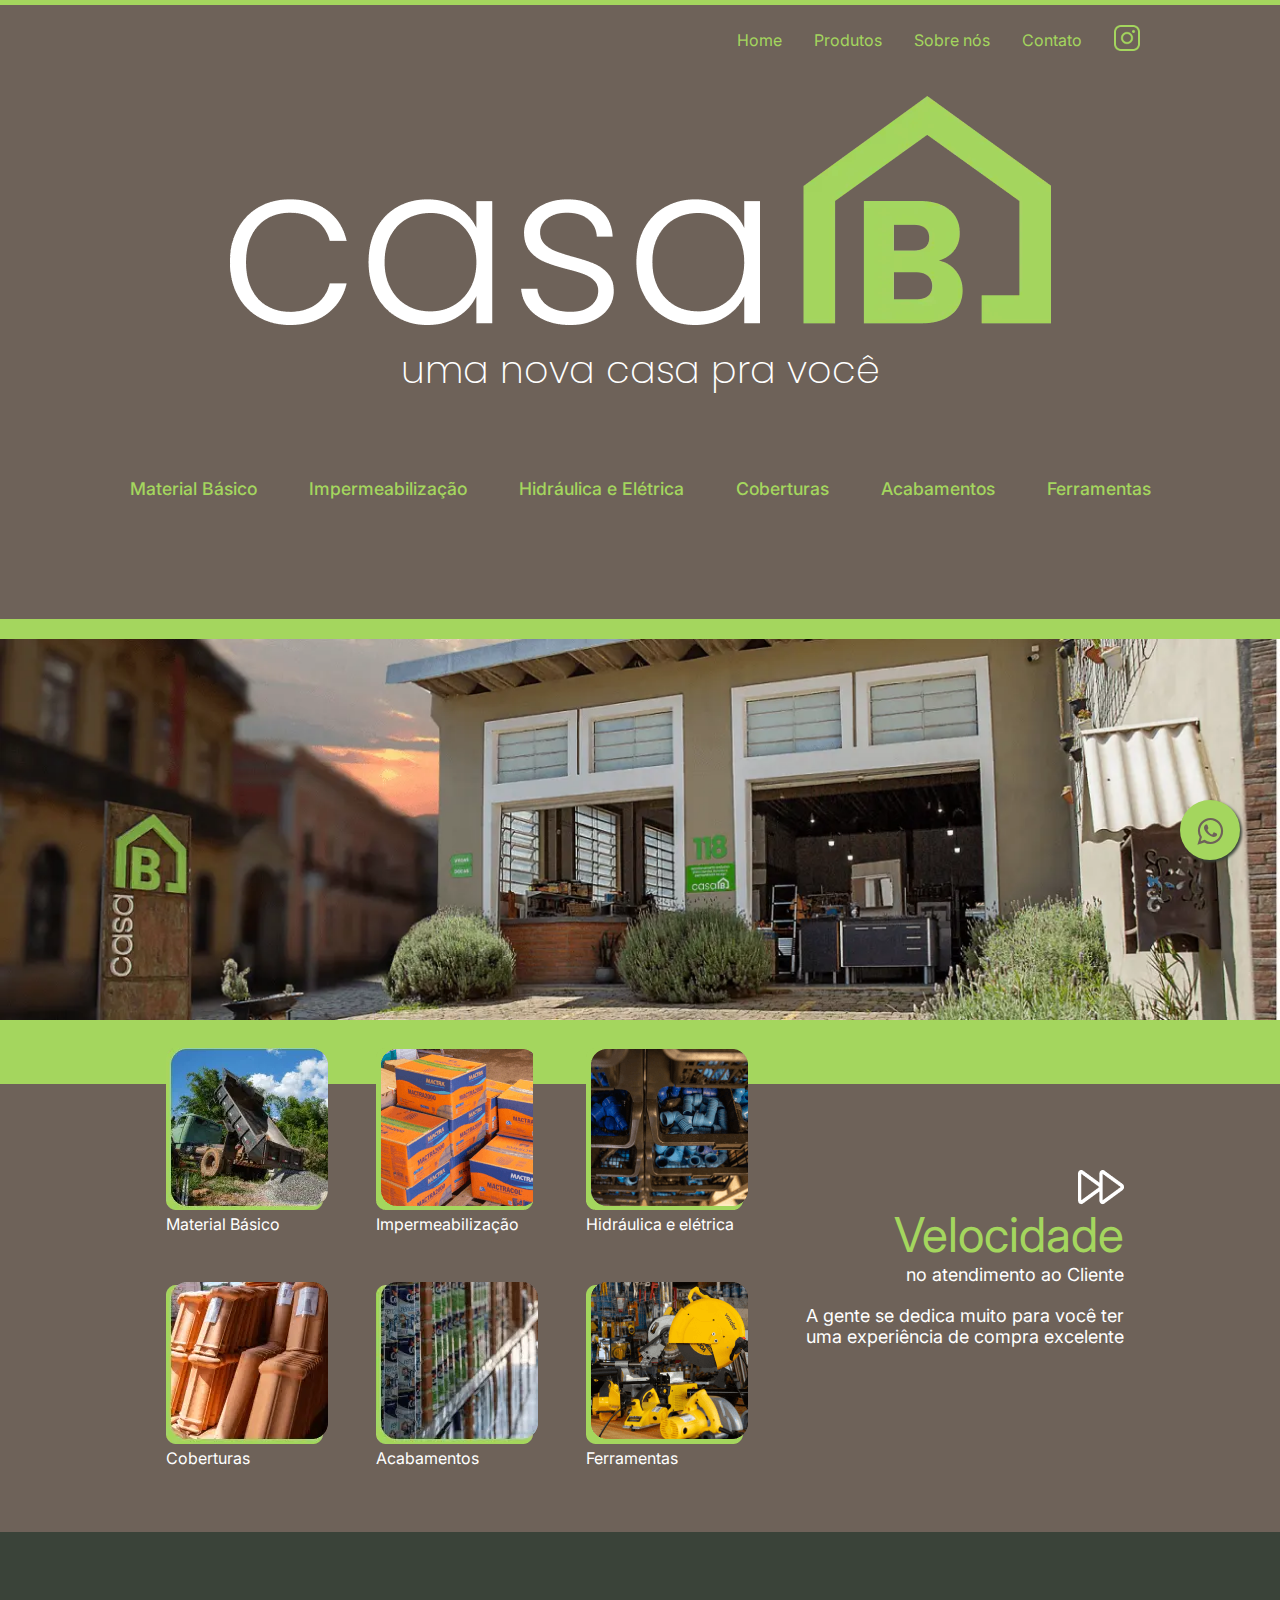
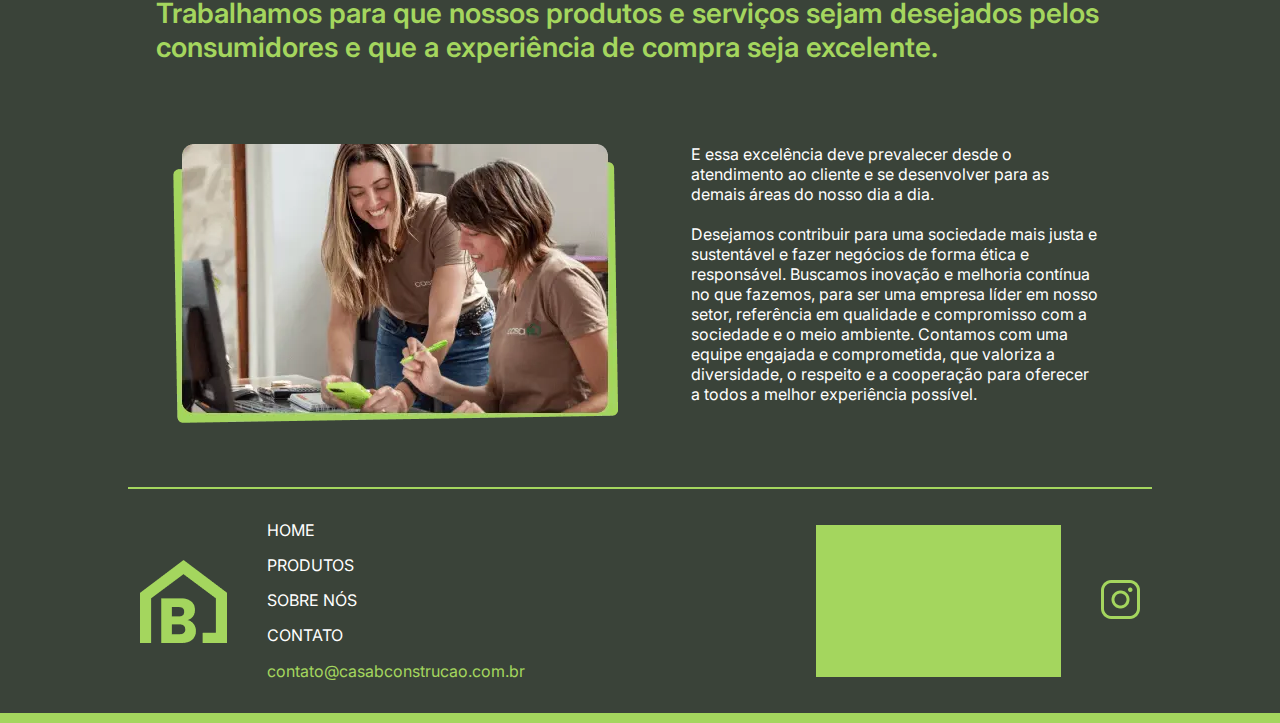
<file: index.html>
<!DOCTYPE html>
<html lang="pt-BR">
  <head>
    <meta charset="UTF-8" />
    <meta http-equiv="X-UA-Compatible" content="IE=edge" />
    <meta name="viewport" content="width=device-width, initial-scale=1.0" />
    <!-- FONTS -->
    <link rel="preconnect" href="https://fonts.googleapis.com" />
    <link rel="preconnect" href="https://fonts.gstatic.com" crossorigin />
    <link
      rel="stylesheet"
      href="https://fonts.googleapis.com/css2?family=Inter:wght@400;500;600&family=Poppins:wght@200;300&display=swap"
    />
    <!-- TITLE -->
    <title>Casa B | Materiais para Construção</title>

    <!-- DETALHES DA PÁGINA -->
    <link rel="shortcut icon" href="img/icon.webp" type="image/x-icon" />
    <meta
      name="description"
      content="Velocidade no atendimento ao cliente. A gente se dedica muito para você ter uma experiência de compra excelente."
    />
    <meta
      name="keywords"
      content="Casa B, Construção, Materiais, Casa, Entrega, Piracaia"
    />
    <meta name="robots" content="index, follow" />
    <meta name="author" content="Micael Miranda" />

    <meta property="og:title" content="Casa B | Materiais para Construção" />
    <meta property="og:type" content="company" />
    <meta
      property="og:description"
      content="Velocidade no atendimento ao cliente. A gente se dedica muito para você ter uma experiência de compra excelente."
    />
    <meta
      property="og:image"
      content="https://casabconstrucao.com.br/img/logo.svg"
    />
    <meta property="og:url" content="https://casabconstrucao.com.br/" />
    <meta property="og:site_name" content="Casa B Construção" />

    <!-- LINKS PARA OUTROS ARQUIVOS -->
    <!-- CSS -->
    <link rel="stylesheet" href="./css/styles.css" />
    <link rel="stylesheet" href="./css/header.css" />
    <link rel="stylesheet" href="./css/footer.css" />
    <link rel="stylesheet" href="./css/whats.css" />
    <!-- JS -->
    <script defer src="./js/includes.js"></script>
    <script defer src="./js/menu.js"></script>
  </head>
  <body>
    <div id="whats"></div>
    <header>
      <div class="linha-header"></div>
      <nav class="navbar">
        <div class="logo">
          <a href="/" class="hide-lg"
            ><img src="img/icon.webp" alt="Icone"
          /></a>
        </div>
        <input id="hamburger" type="checkbox" unchecked style="display: none" />
        <label for="hamburger">
          <div class="hamburger active"></div>
        </label>
        <div class="menu">
          <div><a href="/">Home</a></div>
          <div><a href="produtos.html">Produtos</a></div>
          <div><a href="sobre.html">Sobre nós</a></div>
          <div><a href="contato.html">Contato</a></div>
          <div>
            <a href="https://www.instagram.com/casabconstrucao/" target="_blank"
              ><img src="img/instagram.webp" width="26" alt="Instagram"
            /></a>
          </div>
        </div>
      </nav>
    </header>
    <main>
      <section class="hero">
        <img src="img/logo-big.webp" alt="Logo da Casa B Construções" />
        <h1>uma nova casa pra você</h1>
        <div class="categories">
          <p>Material Básico</p>
          <p>Impermeabilização</p>
          <p>Hidráulica e Elétrica</p>
          <p>Coberturas</p>
          <p>Acabamentos</p>
          <p>Ferramentas</p>
        </div>
      </section>
      <section class="store">
        <picture>
          <source srcset="img/store-front-sm.webp" media="(max-width: 768px)" />
          <img
            src="img/store-front.webp"
            alt="Foto da Fachada da Loja, mostrando a placa com o logo e o interior da loja."
          />
        </picture>
      </section>
      <section class="services container">
        <div class="category-cards">
          <div class="card">
            <img
              src="img/material-basico.webp"
              alt="Material básico, caminhão de pedras"
            />
            <p>Material Básico</p>
          </div>
          <div class="card">
            <img
              src="img/impermeabilizacao.webp"
              alt="Produtos para Impermeabilização"
            />
            <p>Impermeabilização</p>
          </div>
          <div class="card">
            <img
              src="img/hidraulica-eletrica.webp"
              alt="Peças de Hidráulica e Elétrica"
            />
            <p>Hidráulica e elétrica</p>
          </div>
          <div class="card">
            <img src="img/coberturas.webp" alt="Telhas e Coberturas" />
            <p>Coberturas</p>
          </div>
          <div class="card">
            <img src="img/acabamentos.webp" alt="Tintas e Azulejos" />
            <p>Acabamentos</p>
          </div>
          <div class="card">
            <img src="img/ferramentas.webp" alt="Ferramentas de Contrução" />
            <p>Ferramentas</p>
          </div>
        </div>
        <div class="benefits">
          <img src="img/speed.webp" alt="Ícone de Velocidade" />
          <h2>Velocidade</h2>
          <p>no atendimento ao Cliente</p>
          <br />
          <p>
            A gente se dedica muito para você ter uma experiência de compra
            excelente
          </p>
        </div>
      </section>
      <section class="aditional-information">
        <h3 class="container">
          Trabalhamos para que nossos produtos e serviços sejam desejados pelos
          consumidores e que a experiência de compra seja excelente.
        </h3>
        <div class="container texts">
          <img src="img/irmas.webp" alt="Irmãs proprietárias da loja" />
          <div>
            <p>
              E essa excelência deve prevalecer desde o atendimento ao cliente e
              se desenvolver para as demais áreas do nosso dia a dia.
              <br /><br />
              Desejamos contribuir para uma sociedade mais justa e sustentável e
              fazer negócios de forma ética e responsável. Buscamos inovação e
              melhoria contínua no que fazemos, para ser uma empresa líder em
              nosso setor, referência em qualidade e compromisso com a sociedade
              e o meio ambiente. Contamos com uma equipe engajada e
              comprometida, que valoriza a diversidade, o respeito e a
              cooperação para oferecer a todos a melhor experiência possível.
            </p>
          </div>
        </div>
        <div class="divider"></div>
      </section>
    </main>
    <footer id="footer"></footer>
  </body>
</html>
</file>
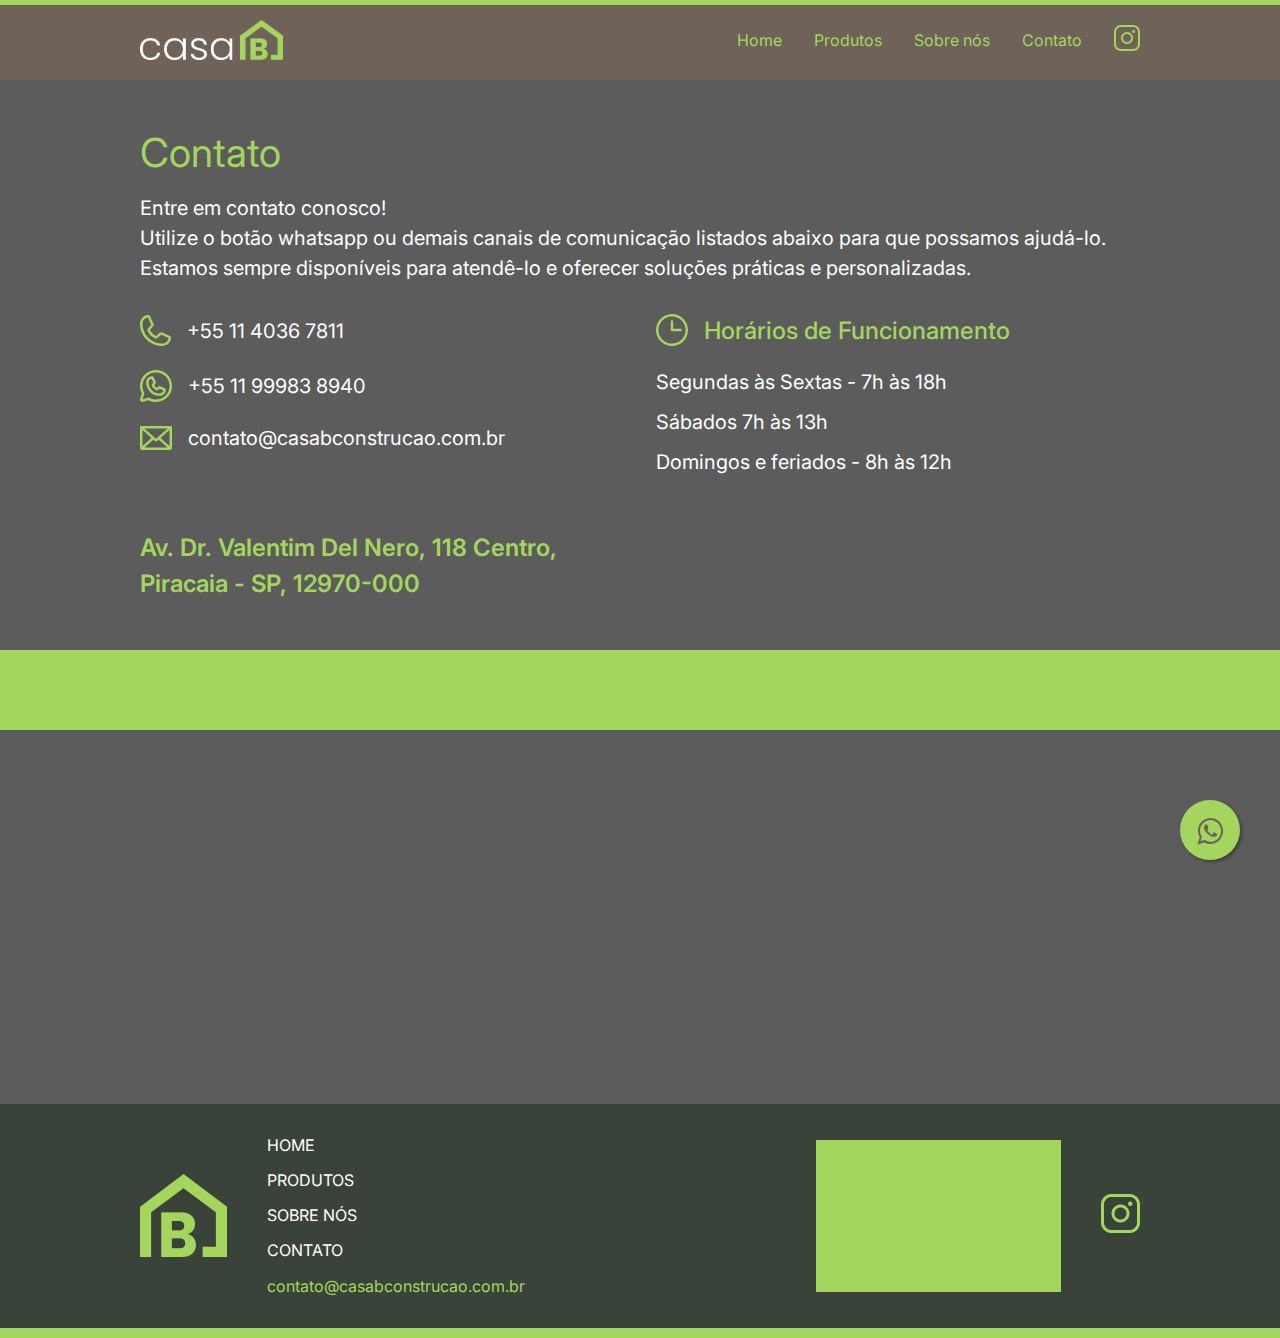
<file: contato.html>
<!DOCTYPE html>
<html lang="pt-BR">
  <head>
    <meta charset="UTF-8" />
    <meta http-equiv="X-UA-Compatible" content="IE=edge" />
    <meta name="viewport" content="width=device-width, initial-scale=1.0" />
    <title>Contato - Casa B | Materiais para Construção</title>

    <!-- DETALHES DA PÁGINA -->
    <link rel="shortcut icon" href="img/icon.webp" type="image/x-icon" />
    <meta
      name="description"
      content="Casa B Construção, Velocidade no atendimento ao cliente. A gente se dedica muito para você ter uma experiência de compra excelente."
    />
    <meta
      name="keywords"
      content="Casa B, Construção, Materiais, Casa, Entrega, Piracaia"
    />
    <meta name="robots" content="index, follow" />
    <meta name="author" content="Micael Miranda" />

    <!-- LINKS PARA OUTROS ARQUIVOS -->
    <!-- CSS -->
    <link rel="stylesheet" href="./css/contato.css" />
    <link rel="stylesheet" href="./css/header.css" />
    <link rel="stylesheet" href="./css/footer.css" />
    <link rel="stylesheet" href="./css/whats.css" />
    <!-- JS  -->
    <script defer src="./js/includes.js"></script>
    <script defer src="./js/menu.js"></script>
  </head>
  <body>
    <div id="whats"></div>
    <header id="header">
      <div class="linha-header"></div>
      <nav class="navbar">
        <div class="logo">
          <a href="/" class="hide-lg" aria-label="Ir para home"
            ><img src="img/icon.webp" alt="Icone"
          /></a>
          <a href="/">
            <img
              src="img/logo-big.webp"
              alt="Logo Casa B - ir para Home"
              class="hide-sm"
            />
          </a>
        </div>
        <input id="hamburger" type="checkbox" unchecked style="display: none" />
        <label for="hamburger">
          <div class="hamburger active"></div>
        </label>
        <div class="menu">
          <div><a href="/">Home</a></div>
          <div><a href="produtos.html">Produtos</a></div>
          <div><a href="sobre.html">Sobre nós</a></div>
          <div><a href="contato.html">Contato</a></div>
          <div>
            <a href="https://www.instagram.com/casabconstrucao/" target="_blank"
              ><img src="img/instagram.webp" width="26" alt="Instagram"
            /></a>
          </div>
        </div>
      </nav>
    </header>
    <main>
      <div class="container">
        <h1>Contato</h1>
        <p>
          Entre em contato conosco! <br />
          Utilize o botão whatsapp ou demais canais de comunicação listados
          abaixo para que possamos ajudá-lo. <br />
          Estamos sempre disponíveis para atendê-lo e oferecer soluções práticas
          e personalizadas.
        </p>
        <div class="contact">
          <div class="info">
            <a href="tel:551140367811">
              <img src="img/phone.svg" alt="Telefone" />
              +55 11 4036 7811
            </a>
            <a href="tel:5511999838940">
              <img src="img/whats.svg" alt="WhatsApp" />
              +55 11 99983 8940
            </a>
            <a href="mailto:contato@casabconstrucao.com.br">
              <img src="img/mail.svg" alt="E-mail" />
              contato@casabconstrucao.com.br
            </a>
          </div>
          <div class="opening-hours">
            <h2>
              <img src="img/clock.svg" alt="Relógio" />
              Horários de Funcionamento
            </h2>
            <p>
              Segundas às Sextas - 7h às 18h <br />
              Sábados 7h às 13h <br />
              Domingos e feriados - 8h às 12h
            </p>
          </div>
        </div>
        <address>
          Av. Dr. Valentim Del Nero, 118 Centro, <br />
          Piracaia - SP, 12970-000
        </address>
      </div>
      <iframe
        title="Mapa com a localização da loja"
        src="https://www.google.com/maps/embed?pb=!1m18!1m12!1m3!1d3671.1227158953784!2d-46.35326998503168!3d-23.05596218493614!2m3!1f0!2f0!3f0!3m2!1i1024!2i768!4f13.1!3m3!1m2!1s0x94cea33a268e0f33%3A0x6ba187b239a94b4f!2zQ2FzYUIgQ29uc3RydcOnw6Nv!5e0!3m2!1spt-BR!2sbr!4v1681130536382!5m2!1spt-BR!2sbr"
        width="100%"
        height="450"
        allowfullscreen=""
        loading="lazy"
        referrerpolicy="no-referrer-when-downgrade"
      ></iframe>
    </main>
    <footer id="footer"></footer>
  </body>
</html>
</file>
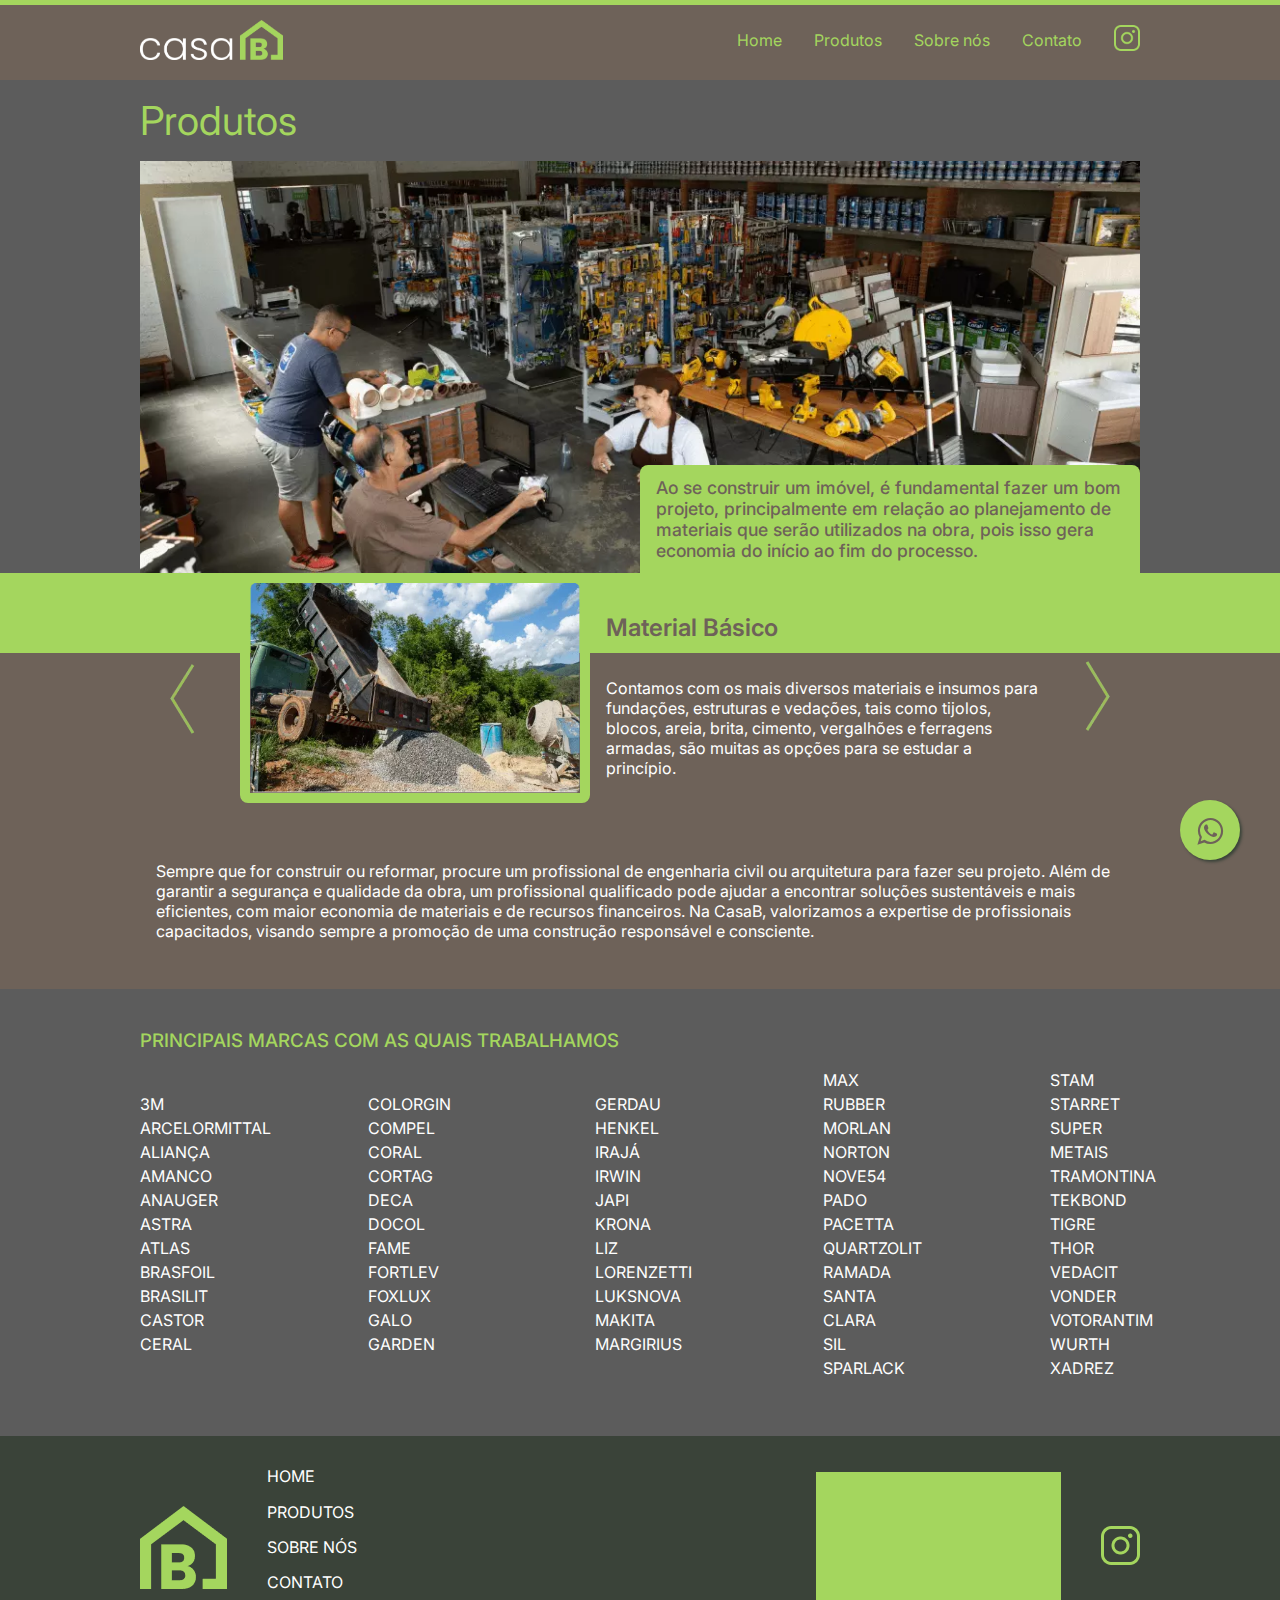
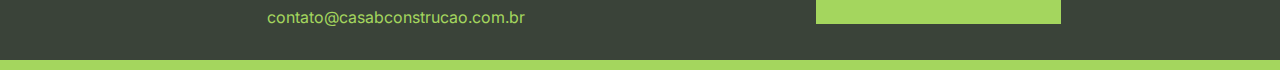
<file: produtos.html>
<!DOCTYPE html>
<html lang="pt-BR">
  <head>
    <meta charset="UTF-8" />
    <meta http-equiv="X-UA-Compatible" content="IE=edge" />
    <meta name="viewport" content="width=device-width, initial-scale=1.0" />
    <title>Produtos - Casa B | Materiais para Construção</title>

    <!-- DETALHES DA PÁGINA -->
    <link rel="shortcut icon" href="img/icon.webp" type="image/x-icon" />
    <meta
      name="description"
      content="Casa B Construção, Velocidade no atendimento ao cliente. A gente se dedica muito para você ter uma experiência de compra excelente."
    />
    <meta
      name="keywords"
      content="Casa B, Construção, Materiais, Casa, Entrega, Piracaia"
    />
    <meta name="robots" content="index, follow" />
    <meta name="author" content="Micael Miranda" />

    <!-- LINKS PARA OUTROS ARQUIVOS -->
    <!-- CSS -->
    <link rel="stylesheet" href="./css/produtos.css" />
    <link rel="stylesheet" href="./css/header.css" />
    <link rel="stylesheet" href="./css/footer.css" />
    <link rel="stylesheet" href="./css/whats.css" />
    <!-- JS  -->
    <script defer src="./js/includes.js"></script>
    <script defer src="./js/slider-render.js"></script>
    <script
      defer
      src="https://cdnjs.cloudflare.com/ajax/libs/jquery/2.1.3/jquery.min.js"
    ></script>
    <script defer src="./js/carousel.js"></script>
    <script defer src="./js/menu.js"></script>
  </head>
  <body>
    <div id="whats"></div>
    <header id="header">
      <div class="linha-header"></div>
      <nav class="navbar">
        <div class="logo">
          <a href="/" class="hide-lg" aria-label="Ir para home"
            ><img src="img/icon.webp" alt="Icone"
          /></a>
          <a href="/">
            <img
              src="img/logo-big.webp"
              alt="Logo Casa B - ir para Home"
              class="hide-sm"
            />
          </a>
        </div>
        <input id="hamburger" type="checkbox" unchecked style="display: none" />
        <label for="hamburger">
          <div class="hamburger active"></div>
        </label>
        <div class="menu">
          <div><a href="/">Home</a></div>
          <div><a href="produtos.html">Produtos</a></div>
          <div><a href="sobre.html">Sobre nós</a></div>
          <div><a href="contato.html">Contato</a></div>
          <div>
            <a href="https://www.instagram.com/casabconstrucao/" target="_blank"
              ><img src="img/instagram.webp" width="26" alt="Instagram"
            /></a>
          </div>
        </div>
      </nav>
    </header>
    <main>
      <section class="hero">
        <div class="container">
          <h1>Produtos</h1>
          <img
            src="img/products-hero.webp"
            alt="Foto da loja, mostrando as prateleiras com materiais e funcionários trabalhando"
          />
          <p>
            Ao se construir um imóvel, é fundamental fazer um bom projeto,
            principalmente em relação ao planejamento de materiais que serão
            utilizados na obra, pois isso gera economia do início ao fim do
            processo.
          </p>
        </div>
      </section>
      <section class="carousel">
        <div class="line"></div>
        <!-- CARROSSEL -->
        <div class="container" id="slider">
          <button class="control_next">
            <img src="img/arrow.webp" alt="Seta de voltar" />
          </button>
          <button class="control_prev">
            <img src="img/arrow.webp" alt="Seta de voltar" />
          </button>
          <ul class="carousel-big"></ul>
        </div>
      </section>
      <section class="mobile-slider">
        <div class="card-slider"></div>
      </section>
      <section class="products-text container">
        <p>
          Sempre que for construir ou reformar, procure um profissional de
          engenharia civil ou arquitetura para fazer seu projeto. Além de
          garantir a segurança e qualidade da obra, um profissional qualificado
          pode ajudar a encontrar soluções sustentáveis e mais eficientes, com
          maior economia de materiais e de recursos financeiros. Na CasaB,
          valorizamos a expertise de profissionais capacitados, visando sempre a
          promoção de uma construção responsável e consciente.
        </p>
      </section>
      <section class="brands">
        <div class="container">
          <h3>PRINCIPAIS MARCAS COM AS QUAIS TRABALHAMOS</h3>
          <ul>
            <div>
              <li>3M</li>
              <li>ARCELORMITTAL</li>
              <li>ALIANÇA</li>
              <li>AMANCO</li>
              <li>ANAUGER</li>
              <li>ASTRA</li>
              <li>ATLAS</li>
              <li>BRASFOIL</li>
              <li>BRASILIT</li>
              <li>CASTOR</li>
              <li>CERAL</li>
            </div>
            <div>
              <li>COLORGIN</li>
              <li>COMPEL</li>
              <li>CORAL</li>
              <li>CORTAG</li>
              <li>DECA</li>
              <li>DOCOL</li>
              <li>FAME</li>
              <li>FORTLEV</li>
              <li>FOXLUX</li>
              <li>GALO</li>
              <li>GARDEN</li>
            </div>
            <div>
              <li>GERDAU</li>
              <li>HENKEL</li>
              <li>IRAJÁ</li>
              <li>IRWIN</li>
              <li>JAPI</li>
              <li>KRONA</li>
              <li>LIZ</li>
              <li>LORENZETTI</li>
              <li>LUKSNOVA</li>
              <li>MAKITA</li>
              <li>MARGIRIUS</li>
            </div>
            <div>
              <li>MAX RUBBER</li>
              <li>MORLAN</li>
              <li>NORTON</li>
              <li>NOVE54</li>
              <li>PADO</li>
              <li>PACETTA</li>
              <li>QUARTZOLIT</li>
              <li>RAMADA</li>
              <li>SANTA CLARA</li>
              <li>SIL</li>
              <li>SPARLACK</li>
            </div>
            <div>
              <li>STAM</li>
              <li>STARRET</li>
              <li>SUPER METAIS</li>
              <li>TRAMONTINA</li>
              <li>TEKBOND</li>
              <li>TIGRE</li>
              <li>THOR</li>
              <li>VEDACIT</li>
              <li>VONDER</li>
              <li>VOTORANTIM</li>
              <li>WURTH</li>
              <li>XADREZ</li>
            </div>
          </ul>
        </div>
      </section>
    </main>
    <footer id="footer"></footer>
  </body>
</html>
</file>
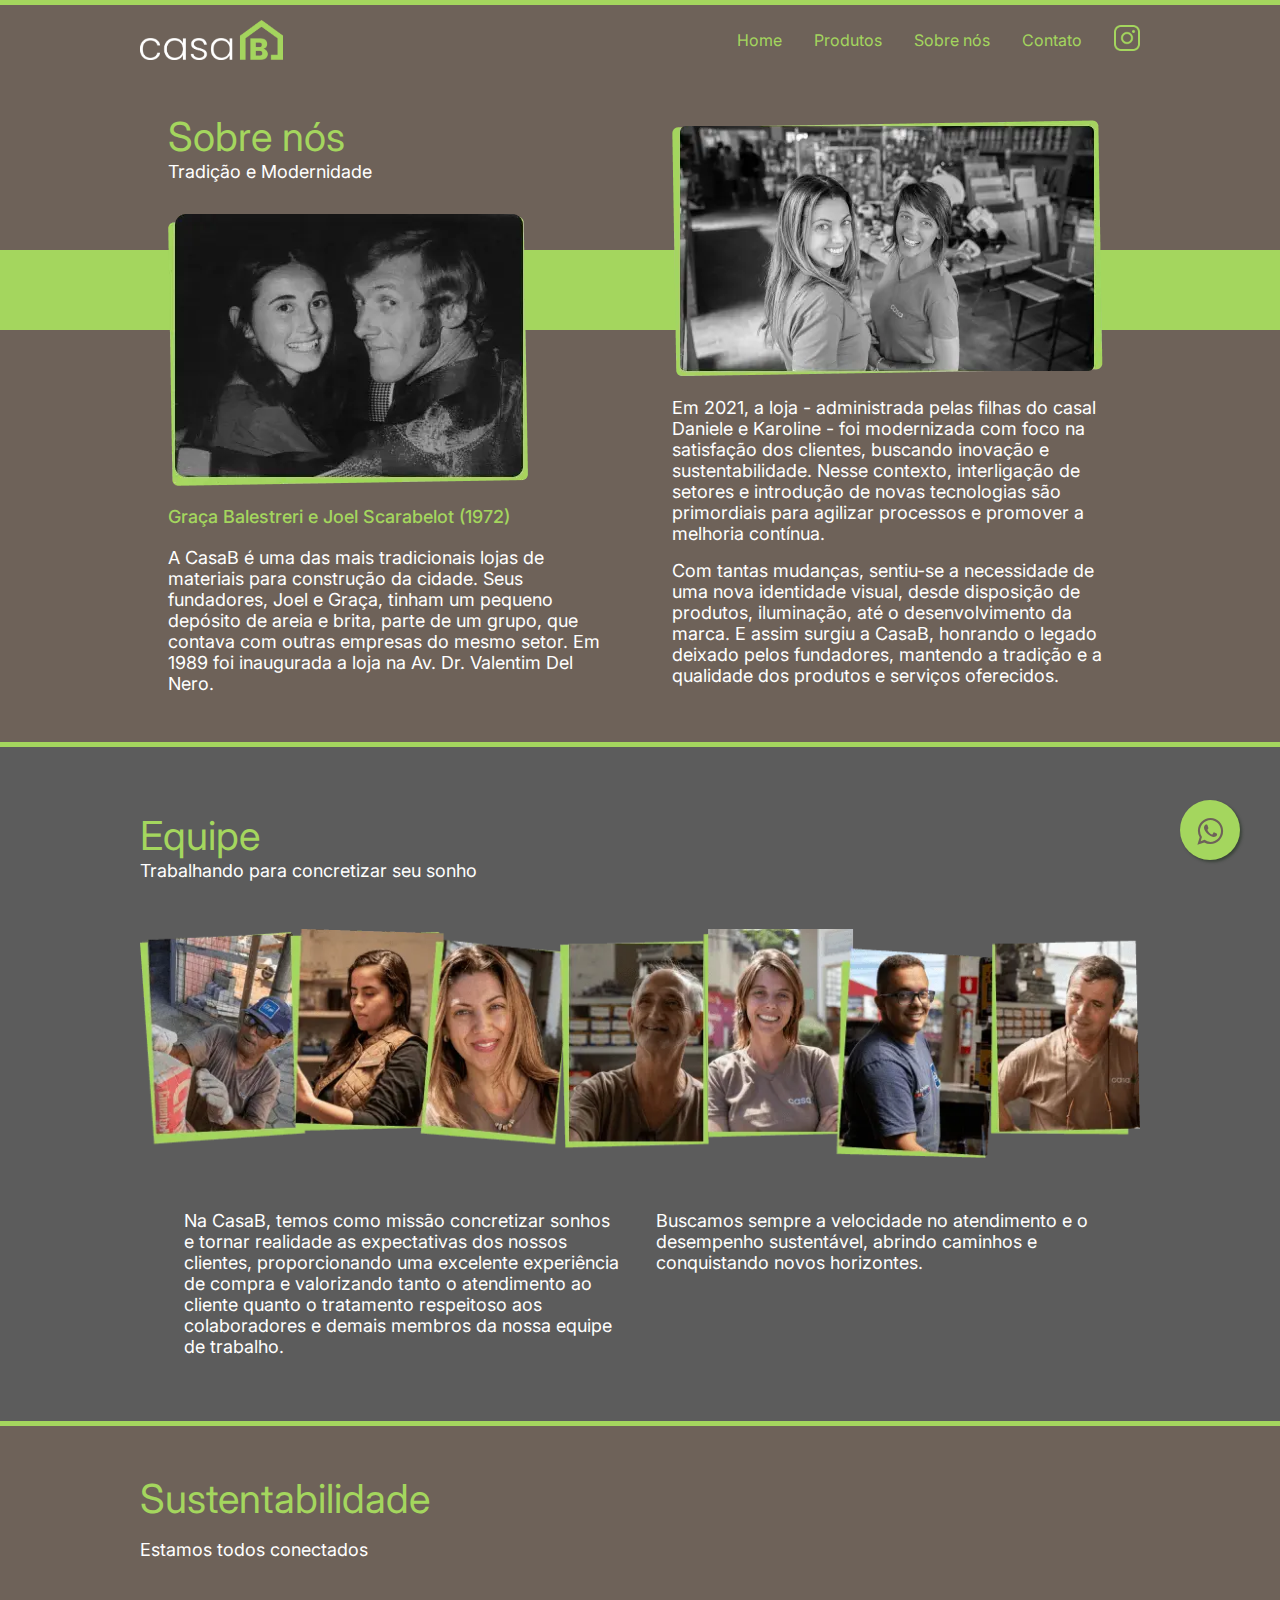
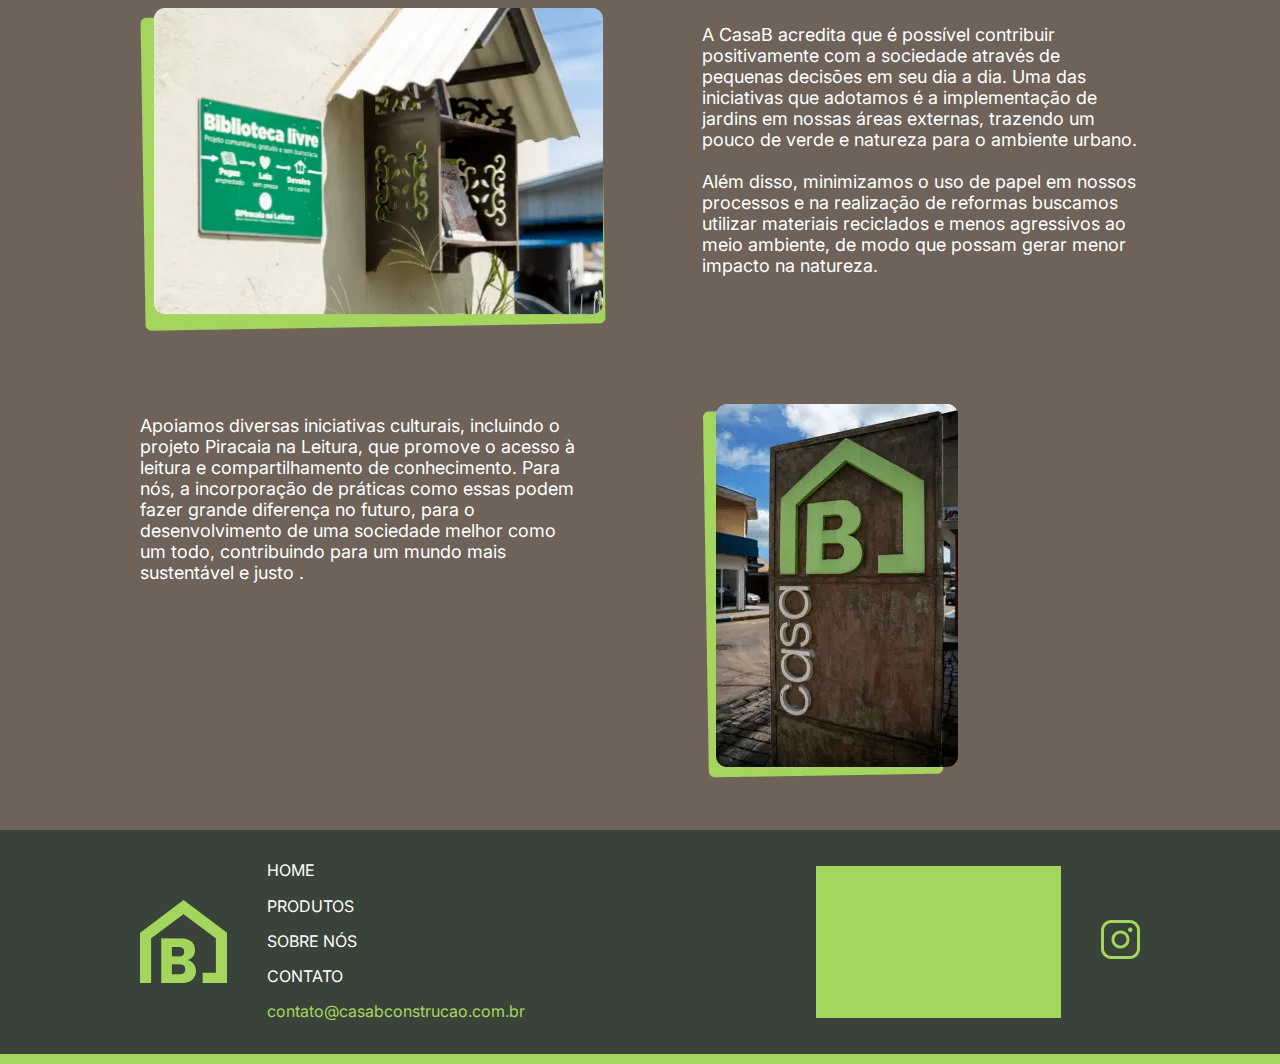
<file: sobre.html>
<!DOCTYPE html>
<html lang="pt-BR">
  <head>
    <meta charset="UTF-8" />
    <meta http-equiv="X-UA-Compatible" content="IE=edge" />
    <meta name="viewport" content="width=device-width, initial-scale=1.0" />
    <title>Sobre nós - Casa B | Materiais para Construção</title>

    <!-- DETALHES DA PÁGINA -->
    <link rel="shortcut icon" href="img/icon.webp" type="image/x-icon" />
    <meta
      name="description"
      content="Casa B Construção, Velocidade no atendimento ao cliente. A gente se dedica muito para você ter uma experiência de compra excelente."
    />
    <meta
      name="keywords"
      content="Casa B, Construção, Materiais, Casa, Entrega, Piracaia"
    />
    <meta name="robots" content="index, follow" />
    <meta name="author" content="Micael Miranda" />

    <!-- LINKS PARA OUTROS ARQUIVOS -->
    <!-- CSS -->
    <link rel="stylesheet" href="./css/sobre.css" />
    <link rel="stylesheet" href="./css/header.css" />
    <link rel="stylesheet" href="./css/footer.css" />
    <link rel="stylesheet" href="./css/whats.css" />
    <!-- JS -->
    <script defer src="./js/includes.js"></script>
    <script defer src="./js/menu.js"></script>
  </head>
  <body>
    <div id="whats"></div>
    <header id="header">
      <div class="linha-header"></div>
      <nav class="navbar">
        <div class="logo">
          <a href="/" class="hide-lg" aria-label="Ir para home"
            ><img src="img/icon.webp" alt="Icone"
          /></a>
          <a href="/">
            <img
              src="img/logo-big.webp"
              alt="Logo Casa B - ir para Home"
              class="hide-sm"
            />
          </a>
        </div>
        <input id="hamburger" type="checkbox" unchecked style="display: none" />
        <label for="hamburger">
          <div class="hamburger active"></div>
        </label>
        <div class="menu">
          <div><a href="/">Home</a></div>
          <div><a href="produtos.html">Produtos</a></div>
          <div><a href="sobre.html">Sobre nós</a></div>
          <div><a href="contato.html">Contato</a></div>
          <div>
            <a href="https://www.instagram.com/casabconstrucao/" target="_blank"
              ><img src="img/instagram.webp" width="26" alt="Instagram"
            /></a>
          </div>
        </div>
      </nav>
    </header>
    <main>
      <div class="strip"></div>
      <section class="container about-us">
        <div class="left">
          <h1>Sobre nós</h1>
          <p class="sub">Tradição e Modernidade</p>
          <img
            src="img/casal1.webp"
            alt="Casal Balestreri Scarabelot em 1972"
          />
          <p class="subtitle">Graça Balestreri e Joel Scarabelot (1972)</p>
          <br />
          <p>
            A CasaB é uma das mais tradicionais lojas de materiais para
            construção da cidade. Seus fundadores, Joel e Graça, tinham um
            pequeno depósito de areia e brita, parte de um grupo, que contava
            com outras empresas do mesmo setor. Em 1989 foi inaugurada a loja na
            Av. Dr. Valentim Del Nero.
          </p>
        </div>
        <div class="right">
          <img src="img/irmas-2.webp" alt="Irmãs Daniele e Karoline" />
          <p>
            Em 2021, a loja - administrada pelas filhas do casal  Daniele e
            Karoline - foi modernizada com foco na satisfação dos clientes,
            buscando inovação e sustentabilidade. Nesse contexto, interligação
            de setores e introdução de novas tecnologias são primordiais para
            agilizar processos e promover a melhoria contínua.
          </p>
          <p>
            Com tantas mudanças, sentiu-se a necessidade de uma nova identidade
            visual, desde disposição de produtos, iluminação, até o
            desenvolvimento da marca. E assim surgiu a CasaB, honrando o legado
            deixado pelos fundadores, mantendo a tradição e a qualidade dos
            produtos e serviços oferecidos.
          </p>
        </div>
      </section>
      <section class="team">
        <div class="container">
          <h2>Equipe</h2>
          <p>Trabalhando para concretizar seu sonho</p>
          <picture>
            <source srcset="img/team-sm.webp" media="(max-width: 768px)" />
            <img src="img/team.webp" alt="Membros da equipe" />
          </picture>
          <div class="description">
            <p>
              Na CasaB, temos como missão concretizar sonhos e tornar realidade
              as expectativas dos nossos clientes, proporcionando uma excelente
              experiência de compra e valorizando tanto o atendimento ao cliente
              quanto o tratamento respeitoso aos colaboradores e demais membros
              da nossa equipe de trabalho.
            </p>
            <p>
              Buscamos sempre a velocidade no atendimento e o desempenho
              sustentável, abrindo caminhos e conquistando novos horizontes.
            </p>
          </div>
        </div>
      </section>
      <section class="sustentability">
        <div class="container">
          <h2>Sustentabilidade</h2>
          <p>Estamos todos conectados</p>
          <div class="content">
            <div class="left">
              <img
                src="img/books.webp"
                alt="Casinha para livros do projeto Piracaia na Leitura"
              />
              <p>
                Apoiamos diversas iniciativas culturais, incluindo o projeto
                Piracaia na Leitura, que promove o acesso à leitura e
                compartilhamento de conhecimento. Para nós, a incorporação de
                práticas como essas podem fazer grande diferença no futuro, para
                o desenvolvimento de uma sociedade melhor como um todo,
                contribuindo para um mundo mais sustentável e justo .
              </p>
            </div>
            <div class="right">
              <p>
                A CasaB acredita que é possível contribuir positivamente com a
                sociedade através de pequenas decisões em seu dia a dia. Uma das
                iniciativas que adotamos é a implementação de jardins em nossas
                áreas externas, trazendo um pouco de verde e natureza para o
                ambiente urbano.
                <br /><br />
                Além disso, minimizamos o uso de papel em nossos processos e na
                realização de reformas buscamos utilizar materiais reciclados e
                menos agressivos ao meio ambiente, de modo que possam gerar
                menor impacto na natureza.
              </p>
              <img src="img/sign.webp" alt="Placa da Casa B" />
            </div>
          </div>
        </div>
      </section>
    </main>
    <footer id="footer"></footer>
  </body>
</html>
</file>
<file: css/styles.css>
@charset "UTF-8";
/*========== ESTILIZAÇÃO DA BARRA DE SCROLL ==========*/
body::-webkit-scrollbar {
  width: 14px;
}

body::-webkit-scrollbar-track {
  background: #a4d65e;
}

body::-webkit-scrollbar-thumb {
  background-color: #3a4339;
  border-radius: 20px;
  border: 3px solid #a4d65e;
}

::-moz-selection {
  color: #fff;
  background: #558d08;
}

::selection {
  color: #fff;
  background: #558d08;
}

/*=========== RESET ==========*/
* {
  margin: 0;
  padding: 0;
  outline: none;
  box-sizing: border-box;
  font-family: "Inter", sans-serif;
  font-display: swap;
  font-weight: 400;
}

a {
  text-decoration: none;
}

ul {
  list-style: none;
}

img {
  max-width: 100%;
}

.container {
  max-width: 1000px;
  margin-inline: auto;
}

body {
  background-color: #6e6259;
}

a {
  font-size: 1rem;
}

.hide-sm {
  display: none;
}

@media (min-width: 768px) {
  .hide-lg {
    display: none;
  }
  .hide-sm {
    display: block;
  }
}
.hamburger {
  width: 30px;
  height: 30px;
  background-color: transparent;
  border-radius: 20px;
  border: 0;
  position: relative;
  cursor: pointer;
  display: none;
}
.hamburger::after {
  content: "";
  position: absolute;
  top: 30%;
  left: 15%;
  width: 70%;
  height: 10%;
  border-radius: 20px;
  background-color: #FFF;
  transition: 1s ease;
}
.hamburger::before {
  content: "";
  position: absolute;
  top: 60%;
  left: 35%;
  width: 50%;
  height: 10%;
  border-radius: 20px;
  background-color: #FFF;
  transition: 1s ease;
}

#hamburger:checked ~ label .hamburger::after {
  transform: rotate(225deg);
  width: 70%;
  top: 45%;
  left: 15%;
}

#hamburger:checked ~ label .hamburger::before {
  transform: rotate(-225deg);
  width: 70%;
  top: 45%;
  left: 15%;
}

.hero {
  display: flex;
  flex-direction: column;
  align-items: center;
  justify-content: center;
}
.hero img {
  max-width: 90vw;
  margin-top: 1rem;
}
.hero h1 {
  color: #fff;
  padding: 1rem;
  font-size: 38px;
  font-weight: 200;
  text-align: center;
  font-family: "Poppins", "Inter", sans-serif;
}
.hero .categories {
  display: flex;
  flex-direction: row;
  align-items: center;
  justify-content: center;
  flex-wrap: wrap;
  gap: 1.25rem;
  margin-top: 4rem;
  margin-bottom: 7.5rem;
}
.hero .categories p {
  color: #a4d65e;
  font-size: 1.1rem;
  padding-inline: 1rem;
  font-weight: 500;
}

.store {
  background-color: #a4d65e;
  padding: 20px 0 60px 0;
}
.store picture,
.store img {
  width: 100vw;
}

.services {
  display: flex;
  flex-direction: row;
  align-items: center;
  justify-content: center;
  margin-top: -36px;
}
.services .category-cards {
  display: flex;
  flex-direction: row;
  align-items: center;
  justify-content: center;
  flex-wrap: wrap;
  max-width: 700px;
  gap: 3rem;
  color: #fff;
}
.services .category-cards .card {
  transition: 0.5s ease;
}
.services .category-cards .card:hover {
  transform: rotate(2deg);
}
.services .benefits {
  display: flex;
  flex-direction: column;
  align-items: flex-end;
  justify-content: center;
  padding-inline: 1rem;
}
.services .benefits h2 {
  color: #a4d65e;
  font-size: 3rem;
}
.services .benefits p {
  color: #fff;
  margin: 0;
  text-align: right;
  font-size: 18px;
}

.aditional-information {
  margin-top: 4rem;
  background-color: #3a4339;
}
.aditional-information h3 {
  color: #a4d65e;
  font-weight: 600;
  font-size: 1.75rem;
  padding: 4rem 1rem;
}
.aditional-information .texts {
  max-width: 950px;
  display: flex;
  flex-direction: row;
  align-items: flex-start;
  justify-content: center;
  gap: 3rem;
  padding: 1rem 0 4rem;
}
.aditional-information .texts img {
  max-width: 90%;
  padding-inline: 0.5rem;
  margin-inline: auto;
}
.aditional-information .texts div {
  padding-inline: 1rem;
}
.aditional-information .texts div p {
  color: #fff;
}
.aditional-information .divider {
  height: 2px;
  width: 80%;
  margin-inline: auto;
  background-color: #a4d65e;
}

@media (max-width: 768px) {
  .services {
    display: flex;
    flex-direction: column;
    align-items: center;
    justify-content: center;
  }
  .services .category-cards {
    gap: 1rem;
    padding-inline: 1rem;
  }
  .services .benefits {
    padding-top: 2rem;
    padding-right: 2rem;
  }
  .aditional-information .texts {
    flex-direction: column;
  }
  .aditional-information .texts div {
    width: 100%;
  }
}/*# sourceMappingURL=styles.css.map */
</file>
<file: css/header.css>
@charset "UTF-8";
/*========== ESTILIZAÇÃO DA BARRA DE SCROLL ==========*/
body::-webkit-scrollbar {
  width: 14px;
}

body::-webkit-scrollbar-track {
  background: #a4d65e;
}

body::-webkit-scrollbar-thumb {
  background-color: #3a4339;
  border-radius: 20px;
  border: 3px solid #a4d65e;
}

::-moz-selection {
  color: #fff;
  background: #558d08;
}

::selection {
  color: #fff;
  background: #558d08;
}

/*=========== RESET ==========*/
* {
  margin: 0;
  padding: 0;
  outline: none;
  box-sizing: border-box;
  font-family: "Inter", sans-serif;
  font-display: swap;
  font-weight: 400;
}

a {
  text-decoration: none;
}

ul {
  list-style: none;
}

img {
  max-width: 100%;
}

.container {
  max-width: 1000px;
  margin-inline: auto;
}

body {
  background-color: #6e6259;
}

a {
  font-size: 1rem;
}

.hide-sm {
  display: none;
}

@media (min-width: 768px) {
  .hide-lg {
    display: none;
  }
  .hide-sm {
    display: block;
  }
}
.hamburger {
  width: 30px;
  height: 30px;
  background-color: transparent;
  border-radius: 20px;
  border: 0;
  position: relative;
  cursor: pointer;
  display: none;
}
.hamburger::after {
  content: "";
  position: absolute;
  top: 30%;
  left: 15%;
  width: 70%;
  height: 10%;
  border-radius: 20px;
  background-color: #FFF;
  transition: 1s ease;
}
.hamburger::before {
  content: "";
  position: absolute;
  top: 60%;
  left: 35%;
  width: 50%;
  height: 10%;
  border-radius: 20px;
  background-color: #FFF;
  transition: 1s ease;
}

#hamburger:checked ~ label .hamburger::after {
  transform: rotate(225deg);
  width: 70%;
  top: 45%;
  left: 15%;
}

#hamburger:checked ~ label .hamburger::before {
  transform: rotate(-225deg);
  width: 70%;
  top: 45%;
  left: 15%;
}

header {
  background-color: #6e6259;
  height: 80px;
  display: flex;
  position: sticky !important;
  top: 0;
  left: 0;
  align-items: center;
  z-index: 100;
}

.navbar {
  max-width: 1000px;
  display: flex;
  justify-content: space-between;
  align-items: center;
  margin: 0 auto;
  position: relative;
  width: 80%;
  height: -moz-max-content;
  height: max-content;
}
.navbar div {
  position: relative;
}

.linha-header {
  width: 100%;
  height: 5px;
  position: absolute;
  background-color: #a4d65e;
  top: 0px;
}

.menu {
  list-style: none;
  display: flex;
  height: -moz-max-content;
  height: max-content;
  display: flex;
  flex-direction: row;
  align-items: center;
  justify-content: center;
  gap: 2rem;
}
.menu div {
  font-size: 24px;
  height: -moz-max-content;
  height: max-content;
  display: flex;
  flex-direction: row;
  align-items: center;
  justify-content: center;
}
.menu div a {
  color: #a4d65e;
  transition: 0.5s ease;
}
.menu div a:hover {
  color: #fff;
  text-decoration: underline;
}

.logo {
  height: 40px;
}
.logo img {
  height: 100%;
}

@media screen and (max-width: 980px) {
  header {
    height: 100px;
  }
  .linha-header {
    top: unset;
    bottom: 0px;
    height: 8px;
  }
  .hamburger {
    display: block;
    z-index: 999;
    height: 45px;
    width: 45px;
  }
  .menu {
    position: fixed !important;
    top: 0;
    right: -100%;
    height: 100vh;
    width: 100%;
    max-width: 250px;
    background-color: #232323;
    flex-direction: column;
    padding: 100px 20px;
    z-index: 998;
    transition: 1s ease;
    justify-content: center;
    gap: 5rem;
  }
  .menu.active {
    right: 0;
  }
}/*# sourceMappingURL=header.css.map */
</file>
<file: css/footer.css>
footer {
  background-color: #3a4339;
  padding: 1.5rem;
  border-bottom: 10px solid #a4d65e;
}
footer .container {
  display: flex;
  flex-direction: row;
  align-items: center;
  justify-content: space-between;
}
footer .container .left {
  display: flex;
  flex-direction: row;
  align-items: center;
  justify-content: center;
  gap: 2.5rem;
}
footer .container .left .links {
  display: flex;
  flex-direction: column;
  align-items: baseline;
  justify-content: center;
}
footer .container .left .links a {
  color: #fff;
  line-height: 1.6rem;
  padding-top: 0.3rem;
  padding-bottom: 0.3rem;
  transition: 0.5s ease;
}
footer .container .left .links a:hover {
  color: #a4d65e;
  text-decoration: underline;
}
footer .container .left .links .email {
  color: #a4d65e;
}
footer .container .right {
  display: flex;
  flex-direction: row;
  align-items: center;
  justify-content: center;
  gap: 2.5rem;
}
footer .container .right .instagram-feed {
  width: 245px;
  height: 152px;
  background-color: #a4d65e;
}

@media (max-width: 768px) {
  footer .container {
    flex-direction: column;
    gap: 2rem;
  }
  footer .container .left,
  footer .container .right {
    flex-wrap: wrap;
  }
  footer .container .right {
    flex-direction: column;
  }
}/*# sourceMappingURL=footer.css.map */
</file>
<file: css/whats.css>
.float {
  position: fixed;
  width: 60px;
  height: 60px;
  bottom: 40px;
  right: 40px;
  color: #6e6259;
  background-color: #a4d65e;
  border-radius: 50px;
  text-align: center;
  font-size: 30px;
  box-shadow: 2px 2px 3px #3a4339;
  z-index: 100;
}

.my-float {
  margin-top: 16px;
}/*# sourceMappingURL=whats.css.map */
</file>
<file: css/contato.css>
@charset "UTF-8";
@import url("https://fonts.googleapis.com/css2?family=Inter:wght@400;500;600&display=swap");
/*========== ESTILIZAÇÃO DA BARRA DE SCROLL ==========*/
body::-webkit-scrollbar {
  width: 14px;
}

body::-webkit-scrollbar-track {
  background: #a4d65e;
}

body::-webkit-scrollbar-thumb {
  background-color: #3a4339;
  border-radius: 20px;
  border: 3px solid #a4d65e;
}

::-moz-selection {
  color: #fff;
  background: #558d08;
}

::selection {
  color: #fff;
  background: #558d08;
}

/*=========== RESET ==========*/
* {
  margin: 0;
  padding: 0;
  outline: none;
  box-sizing: border-box;
  font-family: "Inter", sans-serif;
  font-display: swap;
  font-weight: 400;
}

a {
  text-decoration: none;
}

ul {
  list-style: none;
}

img {
  max-width: 100%;
}

.container {
  max-width: 1000px;
  margin-inline: auto;
}

body {
  background-color: #6e6259;
}

a {
  font-size: 1rem;
}

.hide-sm {
  display: none;
}

@media (min-width: 768px) {
  .hide-lg {
    display: none;
  }
  .hide-sm {
    display: block;
  }
}
/*========== ESTILIZAÇÃO DA BARRA DE SCROLL ==========*/
body::-webkit-scrollbar {
  width: 14px;
}

body::-webkit-scrollbar-track {
  background: #a4d65e;
}

body::-webkit-scrollbar-thumb {
  background-color: #3a4339;
  border-radius: 20px;
  border: 3px solid #a4d65e;
}

.hamburger {
  width: 30px;
  height: 30px;
  background-color: transparent;
  border-radius: 20px;
  border: 0;
  position: relative;
  cursor: pointer;
  display: none;
}
.hamburger::after {
  content: "";
  position: absolute;
  top: 30%;
  left: 15%;
  width: 70%;
  height: 10%;
  border-radius: 20px;
  background-color: #FFF;
  transition: 1s ease;
}
.hamburger::before {
  content: "";
  position: absolute;
  top: 60%;
  left: 35%;
  width: 50%;
  height: 10%;
  border-radius: 20px;
  background-color: #FFF;
  transition: 1s ease;
}

#hamburger:checked ~ label .hamburger::after {
  transform: rotate(225deg);
  width: 70%;
  top: 45%;
  left: 15%;
}

#hamburger:checked ~ label .hamburger::before {
  transform: rotate(-225deg);
  width: 70%;
  top: 45%;
  left: 15%;
}

h1 {
  padding-top: 3rem;
  font-size: 2.5rem;
  color: #a4d65e;
}

p {
  color: #fff;
  font-size: 20px;
  line-height: 150%;
  margin-top: 1rem;
}

main {
  background-color: #5c5c5c;
}
main .container .contact {
  display: flex;
  flex-direction: row;
  align-items: baseline;
  justify-content: baseline;
  gap: 2rem;
  margin-bottom: 2rem;
}
main .container .contact .info,
main .container .contact .opening-hours {
  display: flex;
  flex-direction: column;
  align-items: flex-start;
  justify-content: center;
  width: 50%;
}
main .container .contact .info {
  margin-top: 2rem;
  display: flex;
  flex-direction: column;
  align-items: flex-start;
  justify-content: center;
  gap: 1.5rem;
}
main .container .contact .info a {
  display: flex;
  flex-direction: row;
  align-items: center;
  justify-content: center;
  gap: 1rem;
  color: #fff;
  font-size: 1.25rem;
  line-break: anywhere;
}
main .container .contact .info a img {
  transition: 0.5s ease;
}
main .container .contact .info a img:hover {
  transform: scale(1.1);
}
main .container .contact .opening-hours h2 {
  display: flex;
  flex-direction: row;
  align-items: center;
  justify-content: center;
  gap: 1rem;
  color: #a4d65e;
  font-size: 1.5rem;
  font-weight: 500;
}
main .container .contact .opening-hours p {
  font-size: 1.25rem;
  line-height: 2.5rem;
}
main .container address {
  font-size: 24px;
  font-weight: 600;
  line-height: 150%;
  color: #a4d65e;
  font-style: normal;
  padding-top: 1rem;
  width: 50%;
  margin-bottom: 3rem;
}
main iframe {
  border: 0px;
  border-top: 80px solid #a4d65e;
}

@media (max-width: 768px) {
  main .container {
    padding-inline: 2rem;
  }
  main .container .contact {
    flex-direction: column;
  }
  main .container .contact .info,
  main .container .contact .opening-hours {
    width: 100%;
  }
  main .container address {
    width: 100%;
  }
}/*# sourceMappingURL=contato.css.map */
</file>
<file: css/produtos.css>
@charset "UTF-8";
@import url("https://fonts.googleapis.com/css2?family=Inter:wght@400;500;600&display=swap");
/*========== ESTILIZAÇÃO DA BARRA DE SCROLL ==========*/
body::-webkit-scrollbar {
  width: 14px;
}

body::-webkit-scrollbar-track {
  background: #a4d65e;
}

body::-webkit-scrollbar-thumb {
  background-color: #3a4339;
  border-radius: 20px;
  border: 3px solid #a4d65e;
}

::-moz-selection {
  color: #fff;
  background: #558d08;
}

::selection {
  color: #fff;
  background: #558d08;
}

/*=========== RESET ==========*/
* {
  margin: 0;
  padding: 0;
  outline: none;
  box-sizing: border-box;
  font-family: "Inter", sans-serif;
  font-display: swap;
  font-weight: 400;
}

a {
  text-decoration: none;
}

ul {
  list-style: none;
}

img {
  max-width: 100%;
}

.container {
  max-width: 1000px;
  margin-inline: auto;
}

body {
  background-color: #6e6259;
}

a {
  font-size: 1rem;
}

.hide-sm {
  display: none;
}

@media (min-width: 768px) {
  .hide-lg {
    display: none;
  }
  .hide-sm {
    display: block;
  }
}
/*========== ESTILIZAÇÃO DA BARRA DE SCROLL ==========*/
body::-webkit-scrollbar {
  width: 14px;
}

body::-webkit-scrollbar-track {
  background: #a4d65e;
}

body::-webkit-scrollbar-thumb {
  background-color: #3a4339;
  border-radius: 20px;
  border: 3px solid #a4d65e;
}

.hamburger {
  width: 30px;
  height: 30px;
  background-color: transparent;
  border-radius: 20px;
  border: 0;
  position: relative;
  cursor: pointer;
  display: none;
}
.hamburger::after {
  content: "";
  position: absolute;
  top: 30%;
  left: 15%;
  width: 70%;
  height: 10%;
  border-radius: 20px;
  background-color: #FFF;
  transition: 1s ease;
}
.hamburger::before {
  content: "";
  position: absolute;
  top: 60%;
  left: 35%;
  width: 50%;
  height: 10%;
  border-radius: 20px;
  background-color: #FFF;
  transition: 1s ease;
}

#hamburger:checked ~ label .hamburger::after {
  transform: rotate(225deg);
  width: 70%;
  top: 45%;
  left: 15%;
}

#hamburger:checked ~ label .hamburger::before {
  transform: rotate(-225deg);
  width: 70%;
  top: 45%;
  left: 15%;
}

.sm-txt {
  font-size: 14px;
}

.hero {
  background-color: #5c5c5c;
}
.hero .container {
  display: flex;
  flex-direction: column;
  align-items: center;
  justify-content: center;
}
.hero .container h1 {
  font-size: 2.5rem;
  color: #a4d65e;
  padding: 1rem 0;
  align-self: baseline;
}
.hero .container p {
  background-color: #a4d65e;
  color: #6e6259;
  font-weight: 500;
  font-size: 1.1rem;
  padding: 0.75rem 1rem 2rem 1rem;
  border-radius: 0.5rem;
  max-width: 500px;
  align-self: flex-end;
  margin-top: -110px;
}

.carousel .line {
  position: relative;
  top: -20px;
  bottom: 0;
  width: 100%;
  height: 80px;
  background-color: #a4d65e;
}
.carousel #slider {
  position: relative;
  overflow: hidden;
  margin-top: -100px;
  border-radius: 0.25rem;
  margin-bottom: 3rem;
}
.carousel #slider .carousel-big li {
  position: relative;
  display: flex;
  flex-direction: row;
  align-items: center;
  justify-content: center;
  float: left;
  width: 1000px;
  text-align: center;
}
.carousel #slider .carousel-big li .content {
  display: flex;
  flex-direction: row;
  align-items: center;
  justify-content: center;
  max-width: 80%;
  text-align: left;
}
.carousel #slider .carousel-big li .content img {
  border: 10px solid #a4d65e;
  border-radius: 0.5rem;
  width: 350px;
}
.carousel #slider .carousel-big li .content .description {
  padding-left: 1rem;
}
.carousel #slider .carousel-big li .content .description h2 {
  padding: 1rem 0;
  color: #6e6259;
  font-weight: 600;
}
.carousel #slider .carousel-big li .content .description p {
  color: #fff;
}
.carousel #slider button.control_prev,
.carousel #slider button.control_next {
  position: absolute;
  top: 20%;
  z-index: 999;
  display: block;
  padding: 4% 3%;
  width: auto;
  height: auto;
  background: none;
  color: #a4d65e;
  border: none;
  opacity: 0.8;
  cursor: pointer;
}
.carousel #slider button.control_prev:hover,
.carousel #slider button.control_next:hover {
  opacity: 1;
  transition: all 0.2s ease;
}
.carousel #slider button.control_prev.control_prev,
.carousel #slider button.control_next.control_prev {
  border-radius: 0 2px 2px 0;
}
.carousel #slider button.control_prev.control_next,
.carousel #slider button.control_next.control_next {
  right: 0;
  border-radius: 2px 0 0 2px;
}
.carousel #slider .control_prev {
  transform: rotate(180deg);
}

.mobile-slider {
  display: none;
}

.products-text {
  color: #fff;
  padding: 0 1rem 3rem;
}

.brands {
  background-color: #5c5c5c;
  padding: 2.5rem;
}
.brands h3 {
  color: #a4d65e;
  font-weight: 500;
}
.brands ul {
  display: flex;
  flex-direction: row;
  align-items: center;
  justify-content: space-between;
  flex-wrap: wrap;
  padding: 1rem 0;
}
.brands ul li {
  color: #fff;
  width: 90px;
  line-height: 150%;
}

footer {
  margin-top: 0;
}

@media (max-width: 1000px) {
  .hero .container img {
    display: none;
  }
  .hero .container h1 {
    padding-left: 2rem;
  }
  .hero .container p {
    margin-top: -10px;
    align-self: auto;
    color: #fff;
    background-color: #5c5c5c;
    padding: 1rem 2rem 8rem;
    font-weight: 400;
  }
  .carousel {
    display: none;
  }
  .mobile-slider {
    display: block;
    padding: 2rem 0;
    margin-top: -125px;
    z-index: 10;
  }
  .mobile-slider .card-slider {
    display: flex;
    overflow-x: scroll;
    padding-inline: 2rem;
  }
  .mobile-slider .card-slider .card {
    flex-shrink: 0;
    width: 300px;
    background-color: #a4d65e;
    border: 1px solid #a4d65e;
    border-radius: 10px;
    box-shadow: 0 2px 5px rgba(0, 0, 0, 0.1);
    margin-right: 20px;
  }
  .mobile-slider .card-slider .card .content {
    overflow: auto;
  }
  .mobile-slider .card-slider .card .content .description {
    display: flex;
    flex-direction: column;
    align-items: center;
    justify-content: center;
  }
  .mobile-slider .card-slider .card .content .description h2 {
    margin-top: 1rem;
    font-size: 1.5rem;
    text-align: center;
    color: #6e6259;
    font-weight: 500;
  }
  .mobile-slider .card-slider .card .content .description p {
    font-size: 1rem;
    padding: 0 1rem 1rem;
  }
}
@media (max-width: 768px) {
  .brands h3 {
    font-size: 16px;
  }
  .brands ul {
    justify-content: flex-start;
    gap: 2rem;
  }
  .brands ul li {
    font-size: 14px;
  }
}/*# sourceMappingURL=produtos.css.map */
</file>
<file: css/sobre.css>
@charset "UTF-8";
@import url("https://fonts.googleapis.com/css2?family=Inter:wght@400;500;600&display=swap");
/*========== ESTILIZAÇÃO DA BARRA DE SCROLL ==========*/
body::-webkit-scrollbar {
  width: 14px;
}

body::-webkit-scrollbar-track {
  background: #a4d65e;
}

body::-webkit-scrollbar-thumb {
  background-color: #3a4339;
  border-radius: 20px;
  border: 3px solid #a4d65e;
}

::-moz-selection {
  color: #fff;
  background: #558d08;
}

::selection {
  color: #fff;
  background: #558d08;
}

/*=========== RESET ==========*/
* {
  margin: 0;
  padding: 0;
  outline: none;
  box-sizing: border-box;
  font-family: "Inter", sans-serif;
  font-display: swap;
  font-weight: 400;
}

a {
  text-decoration: none;
}

ul {
  list-style: none;
}

img {
  max-width: 100%;
}

.container {
  max-width: 1000px;
  margin-inline: auto;
}

body {
  background-color: #6e6259;
}

a {
  font-size: 1rem;
}

.hide-sm {
  display: none;
}

@media (min-width: 768px) {
  .hide-lg {
    display: none;
  }
  .hide-sm {
    display: block;
  }
}
/*========== ESTILIZAÇÃO DA BARRA DE SCROLL ==========*/
body::-webkit-scrollbar {
  width: 14px;
}

body::-webkit-scrollbar-track {
  background: #a4d65e;
}

body::-webkit-scrollbar-thumb {
  background-color: #3a4339;
  border-radius: 20px;
  border: 3px solid #a4d65e;
}

.hamburger {
  width: 30px;
  height: 30px;
  background-color: transparent;
  border-radius: 20px;
  border: 0;
  position: relative;
  cursor: pointer;
  display: none;
}
.hamburger::after {
  content: "";
  position: absolute;
  top: 30%;
  left: 15%;
  width: 70%;
  height: 10%;
  border-radius: 20px;
  background-color: #FFF;
  transition: 1s ease;
}
.hamburger::before {
  content: "";
  position: absolute;
  top: 60%;
  left: 35%;
  width: 50%;
  height: 10%;
  border-radius: 20px;
  background-color: #FFF;
  transition: 1s ease;
}

#hamburger:checked ~ label .hamburger::after {
  transform: rotate(225deg);
  width: 70%;
  top: 45%;
  left: 15%;
}

#hamburger:checked ~ label .hamburger::before {
  transform: rotate(-225deg);
  width: 70%;
  top: 45%;
  left: 15%;
}

.strip {
  height: 80px;
  width: 100%;
  background-color: #a4d65e;
  position: absolute;
  top: 250px;
  left: 0;
  z-index: -10;
}

h1,
h2 {
  font-size: 2.5rem;
  color: #a4d65e;
}

.sub {
  color: #fff;
  margin-top: 0;
  margin-bottom: 2rem;
}

p {
  color: #fff;
  max-width: 440px;
  font-size: 18px;
  margin-top: 1rem;
}

.about-us {
  margin-top: 2rem;
  margin-bottom: 3rem;
  display: flex;
  flex-direction: row;
  align-items: center;
  justify-content: center;
  gap: 4rem;
}
.about-us .subtitle {
  color: #a4d65e;
  margin-bottom: -1rem;
  font-weight: 500;
}

.team {
  background-color: #5c5c5c;
  border-top: 5px solid #a4d65e;
  border-bottom: 5px solid #a4d65e;
  padding: 4rem 0;
}
.team p {
  margin-top: 0;
}
.team img {
  padding: 3rem 0;
}
.team .description {
  display: flex;
  flex-direction: row;
  align-items: flex-start;
  justify-content: center;
  gap: 2rem;
}

.sustentability {
  padding: 3rem 0;
}
.sustentability .content {
  padding-top: 3rem;
  display: flex;
  flex-direction: row;
  align-items: flex-start;
  justify-content: center;
  gap: 6rem;
}
.sustentability .content .left img {
  margin-bottom: 4rem;
}
.sustentability .content .right img {
  margin-top: 8rem;
}

@media (max-width: 768px) {
  .about-us {
    flex-direction: column;
    padding-inline: 1rem;
  }
  .team {
    display: flex;
    flex-direction: row;
    align-items: center;
    justify-content: center;
    padding-inline: 1rem;
  }
  .team .description {
    flex-direction: column;
  }
  .sustentability {
    display: flex;
    flex-direction: column;
    align-items: center;
    justify-content: center;
    padding-inline: 1rem;
  }
  .sustentability h2 {
    font-size: 2rem;
  }
  .sustentability .content {
    flex-direction: column;
    align-items: center;
    gap: 1rem;
  }
  .sustentability .content .left {
    margin-bottom: 2rem;
  }
  .sustentability .content .left img {
    margin-bottom: 0rem;
  }
  .sustentability .content .right {
    display: flex;
    flex-direction: column-reverse;
    align-items: flex-start;
    justify-content: center;
  }
  .sustentability .content .right img {
    margin-top: 0rem;
  }
}/*# sourceMappingURL=sobre.css.map */
</file>
